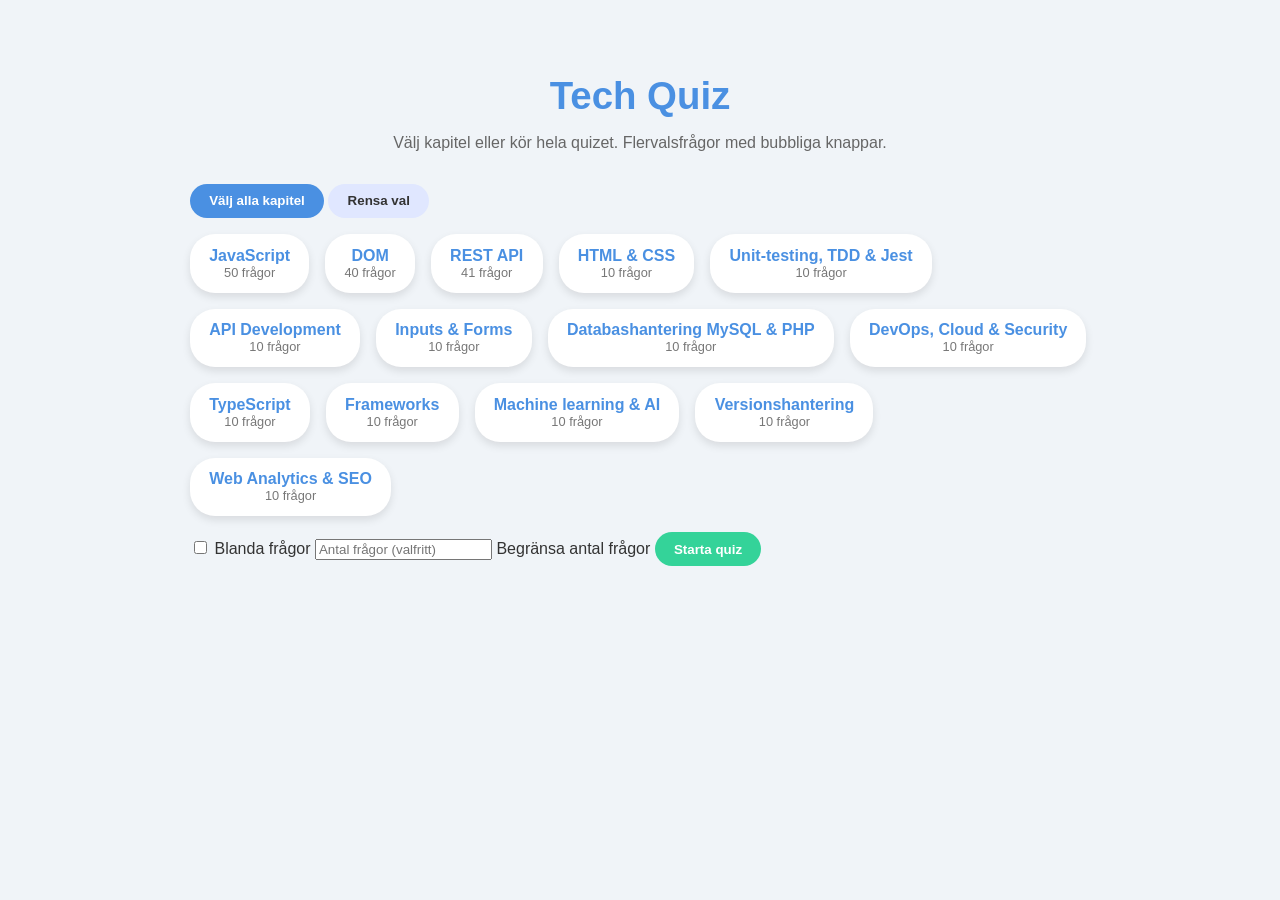
<file: index.html>
<!-- quiz.html -->
<!doctype html>
<html lang="sv">
  <head>
    <meta charset="utf-8" />
    <title>Tech Quiz</title>
    <link rel="stylesheet" href="quiz.css" />
  </head>
  <body>
    <script type="module" src="script/quiz.js"></script>
  </body>
</html>
</file>
<file: quiz.css>
/* === Grundlayout === */
body {
  font-family: "Segoe UI", sans-serif;
  background: #f0f4f8;
  margin: 0;
  padding: 0;
  color: #333;
}

.quiz-app {
  max-width: 900px;
  margin: 2rem auto;
  padding: 1rem;
}

/* === Header === */
.qa-header {
  text-align: center;
  margin-bottom: 2rem;
}

.qa-header h1 {
  font-size: 2.4rem;
  color: #4a90e2;
  margin-bottom: 0.5rem;
}

.qa-header p {
  color: #666;
}

/* === Kapitelval === */
.chapters-grid {
  display: flex;
  flex-wrap: wrap;
  gap: 1rem;
  margin: 1rem 0;
}

.chapter-pill {
  display: flex;
  flex-direction: column;
  align-items: center;
  background: #fff;
  border-radius: 25px;
  padding: 0.8rem 1.2rem;
  box-shadow: 0 4px 8px rgba(0,0,0,0.1);
  cursor: pointer;
  transition: transform 0.2s ease, box-shadow 0.2s ease;
}

.chapter-pill:hover {
  transform: scale(1.05);
  box-shadow: 0 6px 12px rgba(0,0,0,0.15);
}

.chapter-pill input {
  display: none;
}

.pill-text {
  font-weight: bold;
  color: #4a90e2;
}

.pill-count {
  font-size: 0.8rem;
  color: #777;
}

/* Kapitel-pill standard */
.chapter-pill {
  display: flex;
  flex-direction: column;
  align-items: center;
  background: #fff;
  border-radius: 25px;
  padding: 0.8rem 1.2rem;
  box-shadow: 0 4px 8px rgba(0,0,0,0.1);
  cursor: pointer;
  transition: transform 0.2s ease, box-shadow 0.2s ease, background 0.2s ease;
}

.chapter-pill:hover {
  transform: scale(1.05);
  box-shadow: 0 6px 12px rgba(0,0,0,0.15);
}

/* När checkboxen är markerad */
.chapter-pill input:checked + .pill-text {
  color: #fff;
}

.chapter-pill input:checked ~ .pill-text,
.chapter-pill input:checked ~ .pill-count {
  color: #fff;
}

/* Ändra bakgrund på hela pill när valt */
.chapter-pill input:checked ~ .pill-text,
.chapter-pill input:checked ~ .pill-count,
.chapter-pill input:checked ~ span {
  background: none;
}

.chapter-pill input:checked + span,
.chapter-pill input:checked ~ .pill-text,
.chapter-pill input:checked ~ .pill-count {
  background: none;
}

/* Viktigt: använd :has() för modern browsers */
.chapter-pill:has(input:checked) {
  background: #4a90e2;   /* blå bakgrund när vald */
  color: #fff;
  box-shadow: 0 6px 12px rgba(0,0,0,0.2);
}

/* === Knappar === */
.btn {
  border: none;
  border-radius: 25px;
  padding: 0.6rem 1.2rem;
  cursor: pointer;
  font-weight: bold;
  background: #e0e7ff;
  color: #333;
  transition: transform 0.2s ease, background 0.2s ease;
}

.btn:hover {
  transform: scale(1.05);
  background: #c7d2fe;
}

.btn.primary {
  background: #4a90e2;
  color: #fff;
}

.btn.primary:hover {
  background: #357abd;
}

.btn.accent {
  background: #34d399;
  color: #fff;
}

.btn.accent:hover {
  background: #059669;
}

.btn.warn {
  background: #f87171;
  color: #fff;
}

.btn.warn:hover {
  background: #dc2626;
}

/* === Kort och chip === */
.card {
  background: #fff;
  border-radius: 20px;
  padding: 1.5rem;
  box-shadow: 0 4px 10px rgba(0,0,0,0.1);
  margin: 1rem 0;
}

.chip {
  display: inline-block;
  background: #e5e7eb;
  border-radius: 15px;
  padding: 0.2rem 0.6rem;
  font-size: 0.8rem;
  margin-right: 0.5rem;
}

/* === Frågor och alternativ === */
.q-text {
  margin: 1rem 0;
  font-size: 1.2rem;
}

.options-wrap {
  display: flex;
  flex-direction: column;
  gap: 0.8rem;
}

.option-bubble {
  display: flex;
  align-items: center;
  cursor: pointer;
}

.option-bubble input {
  display: none;
}

.option-bubble .bubble {
  flex: 1;
  background: #f9fafb;
  border-radius: 25px;
  padding: 0.6rem 1rem;
  box-shadow: 0 2px 6px rgba(0,0,0,0.08);
  transition: transform 0.2s ease, background 0.2s ease;
}

.option-bubble:hover .bubble {
  transform: scale(1.05);
  background: #e0f2fe;
}

/* === Feedback === */
.feedback {
  margin-top: 1rem;
  font-weight: bold;
}

.feedback.ok {
  color: #059669;
}

.feedback.err {
  color: #dc2626;
}

/* === Progressbar === */
.progressbar {
  background: #e5e7eb;
  border-radius: 10px;
  height: 10px;
  margin-bottom: 1rem;
}

.progressbar .progress {
  background: #4a90e2;
  height: 100%;
  border-radius: 10px;
  transition: width 0.3s ease;
}

/* === Status === */
.status {
  display: flex;
  justify-content: space-between;
  margin-top: 1rem;
  font-size: 0.9rem;
  color: #555;
}
</file>
